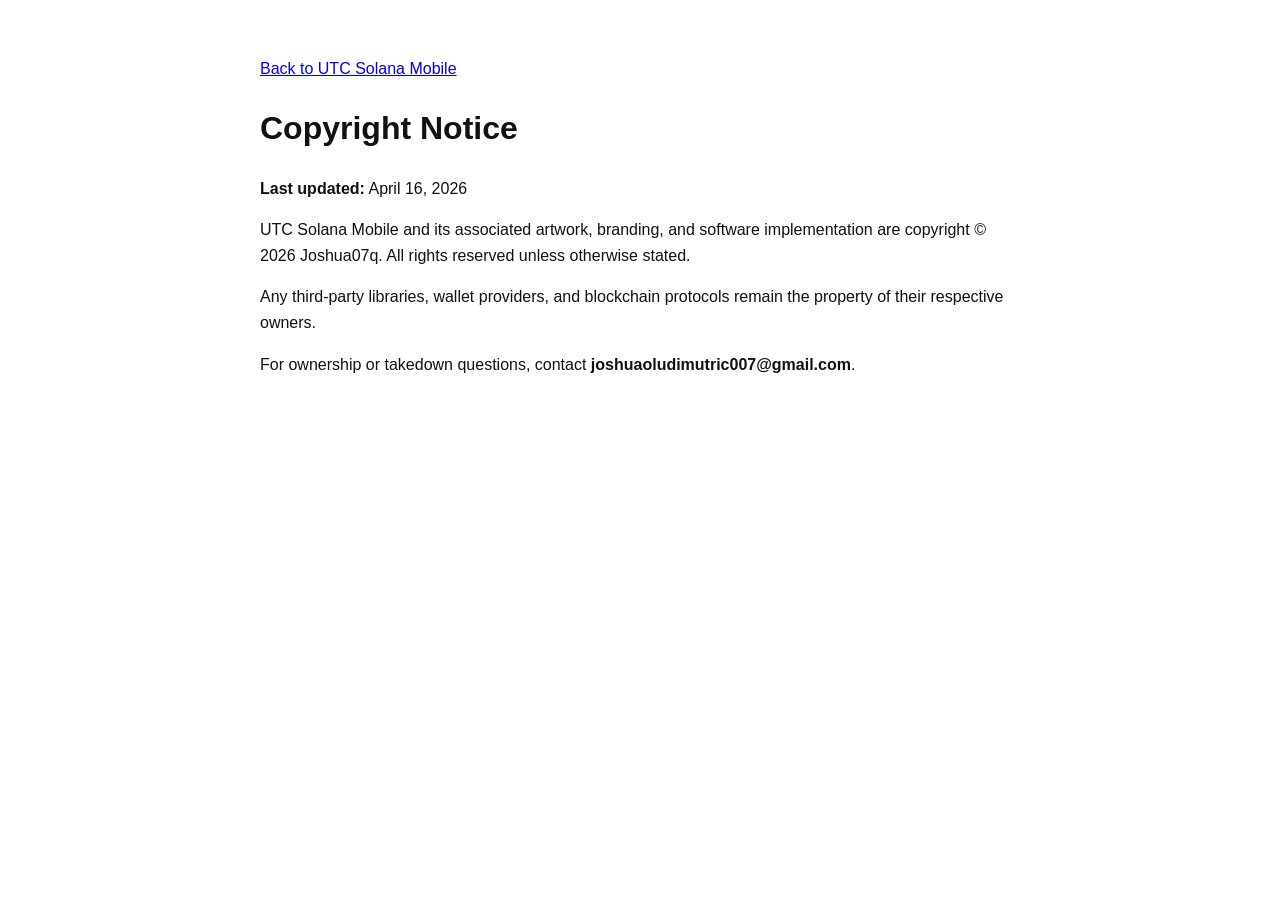
<file: copyright.html>
<!doctype html>
<html lang="en">
  <head>
    <meta charset="UTF-8" />
    <meta name="viewport" content="width=device-width, initial-scale=1.0" />
    <title>Copyright | UTC Solana Mobile</title>
    <style>
      body { font-family: Arial, Helvetica, sans-serif; margin: 0; padding: 40px 20px; color: #111; background: #fff; }
      main { max-width: 760px; margin: 0 auto; line-height: 1.6; }
    </style>
  </head>
  <body>
    <main>
      <p><a href="./">Back to UTC Solana Mobile</a></p>
      <h1>Copyright Notice</h1>
      <p><strong>Last updated:</strong> April 16, 2026</p>
      <p>UTC Solana Mobile and its associated artwork, branding, and software implementation are copyright &copy; 2026 Joshua07q. All rights reserved unless otherwise stated.</p>
      <p>Any third-party libraries, wallet providers, and blockchain protocols remain the property of their respective owners.</p>
      <p>For ownership or takedown questions, contact <strong>joshuaoludimutric007@gmail.com</strong>.</p>
    </main>
  </body>
</html>
</file>
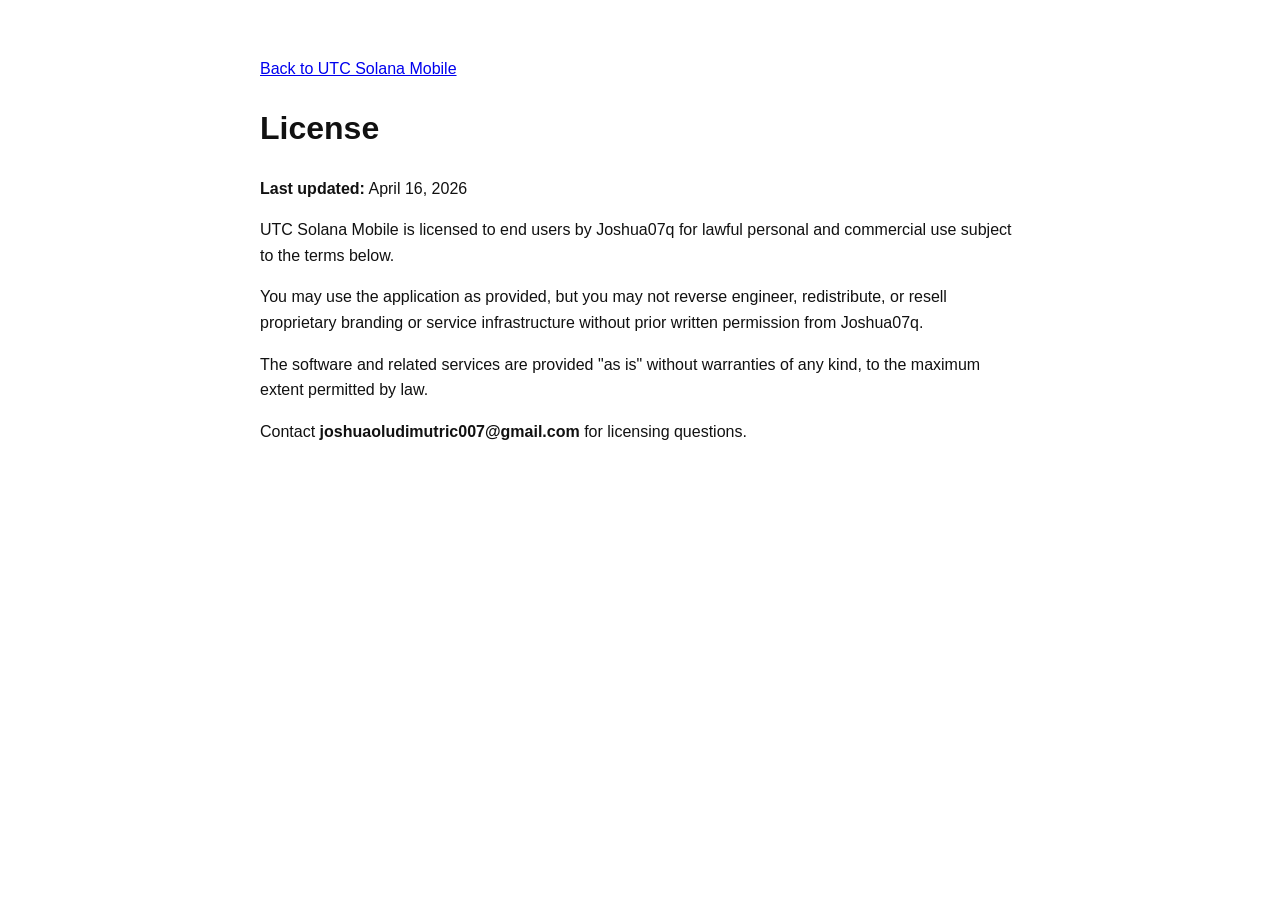
<file: license.html>
<!doctype html>
<html lang="en">
  <head>
    <meta charset="UTF-8" />
    <meta name="viewport" content="width=device-width, initial-scale=1.0" />
    <title>License | UTC Solana Mobile</title>
    <style>
      body { font-family: Arial, Helvetica, sans-serif; margin: 0; padding: 40px 20px; color: #111; background: #fff; }
      main { max-width: 760px; margin: 0 auto; line-height: 1.6; }
    </style>
  </head>
  <body>
    <main>
      <p><a href="./">Back to UTC Solana Mobile</a></p>
      <h1>License</h1>
      <p><strong>Last updated:</strong> April 16, 2026</p>
      <p>UTC Solana Mobile is licensed to end users by Joshua07q for lawful personal and commercial use subject to the terms below.</p>
      <p>You may use the application as provided, but you may not reverse engineer, redistribute, or resell proprietary branding or service infrastructure without prior written permission from Joshua07q.</p>
      <p>The software and related services are provided "as is" without warranties of any kind, to the maximum extent permitted by law.</p>
      <p>Contact <strong>joshuaoludimutric007@gmail.com</strong> for licensing questions.</p>
    </main>
  </body>
</html>
</file>
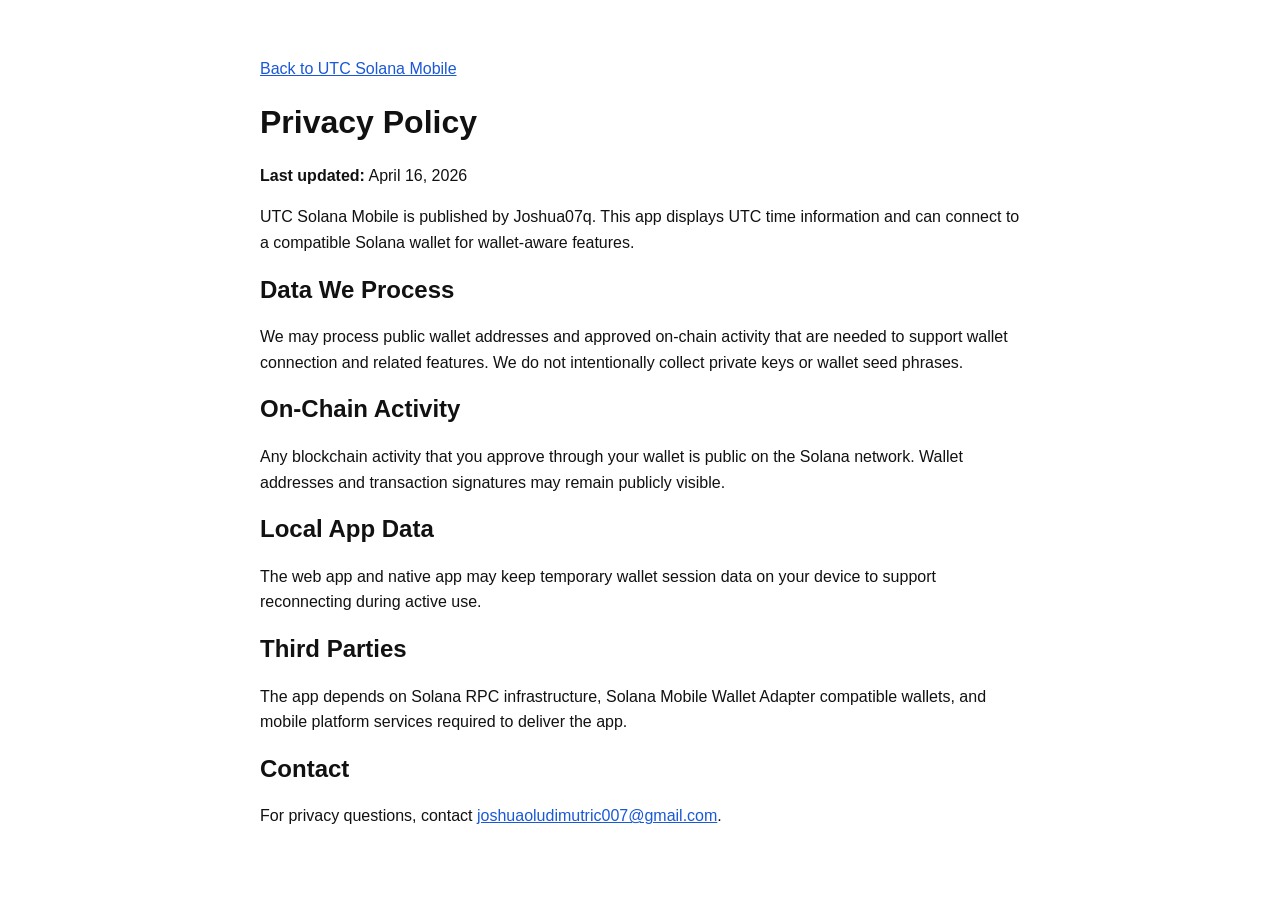
<file: privacy-policy.html>
<!doctype html>
<html lang="en">
  <head>
    <meta charset="UTF-8" />
    <meta name="viewport" content="width=device-width, initial-scale=1.0" />
    <title>Privacy Policy | UTC Solana Mobile</title>
    <style>
      body { font-family: Arial, Helvetica, sans-serif; margin: 0; padding: 40px 20px; color: #111; background: #fff; }
      main { max-width: 760px; margin: 0 auto; line-height: 1.6; }
      h1, h2 { line-height: 1.2; }
      a { color: #1a58d6; }
    </style>
  </head>
  <body>
    <main>
      <p><a href="./">Back to UTC Solana Mobile</a></p>
      <h1>Privacy Policy</h1>
      <p><strong>Last updated:</strong> April 16, 2026</p>
      <p>UTC Solana Mobile is published by Joshua07q. This app displays UTC time information and can connect to a compatible Solana wallet for wallet-aware features.</p>
      <h2>Data We Process</h2>
      <p>We may process public wallet addresses and approved on-chain activity that are needed to support wallet connection and related features. We do not intentionally collect private keys or wallet seed phrases.</p>
      <h2>On-Chain Activity</h2>
      <p>Any blockchain activity that you approve through your wallet is public on the Solana network. Wallet addresses and transaction signatures may remain publicly visible.</p>
      <h2>Local App Data</h2>
      <p>The web app and native app may keep temporary wallet session data on your device to support reconnecting during active use.</p>
      <h2>Third Parties</h2>
      <p>The app depends on Solana RPC infrastructure, Solana Mobile Wallet Adapter compatible wallets, and mobile platform services required to deliver the app.</p>
      <h2>Contact</h2>
      <p>For privacy questions, contact <a href="mailto:joshuaoludimutric007@gmail.com">joshuaoludimutric007@gmail.com</a>.</p>
    </main>
  </body>
</html>
</file>
